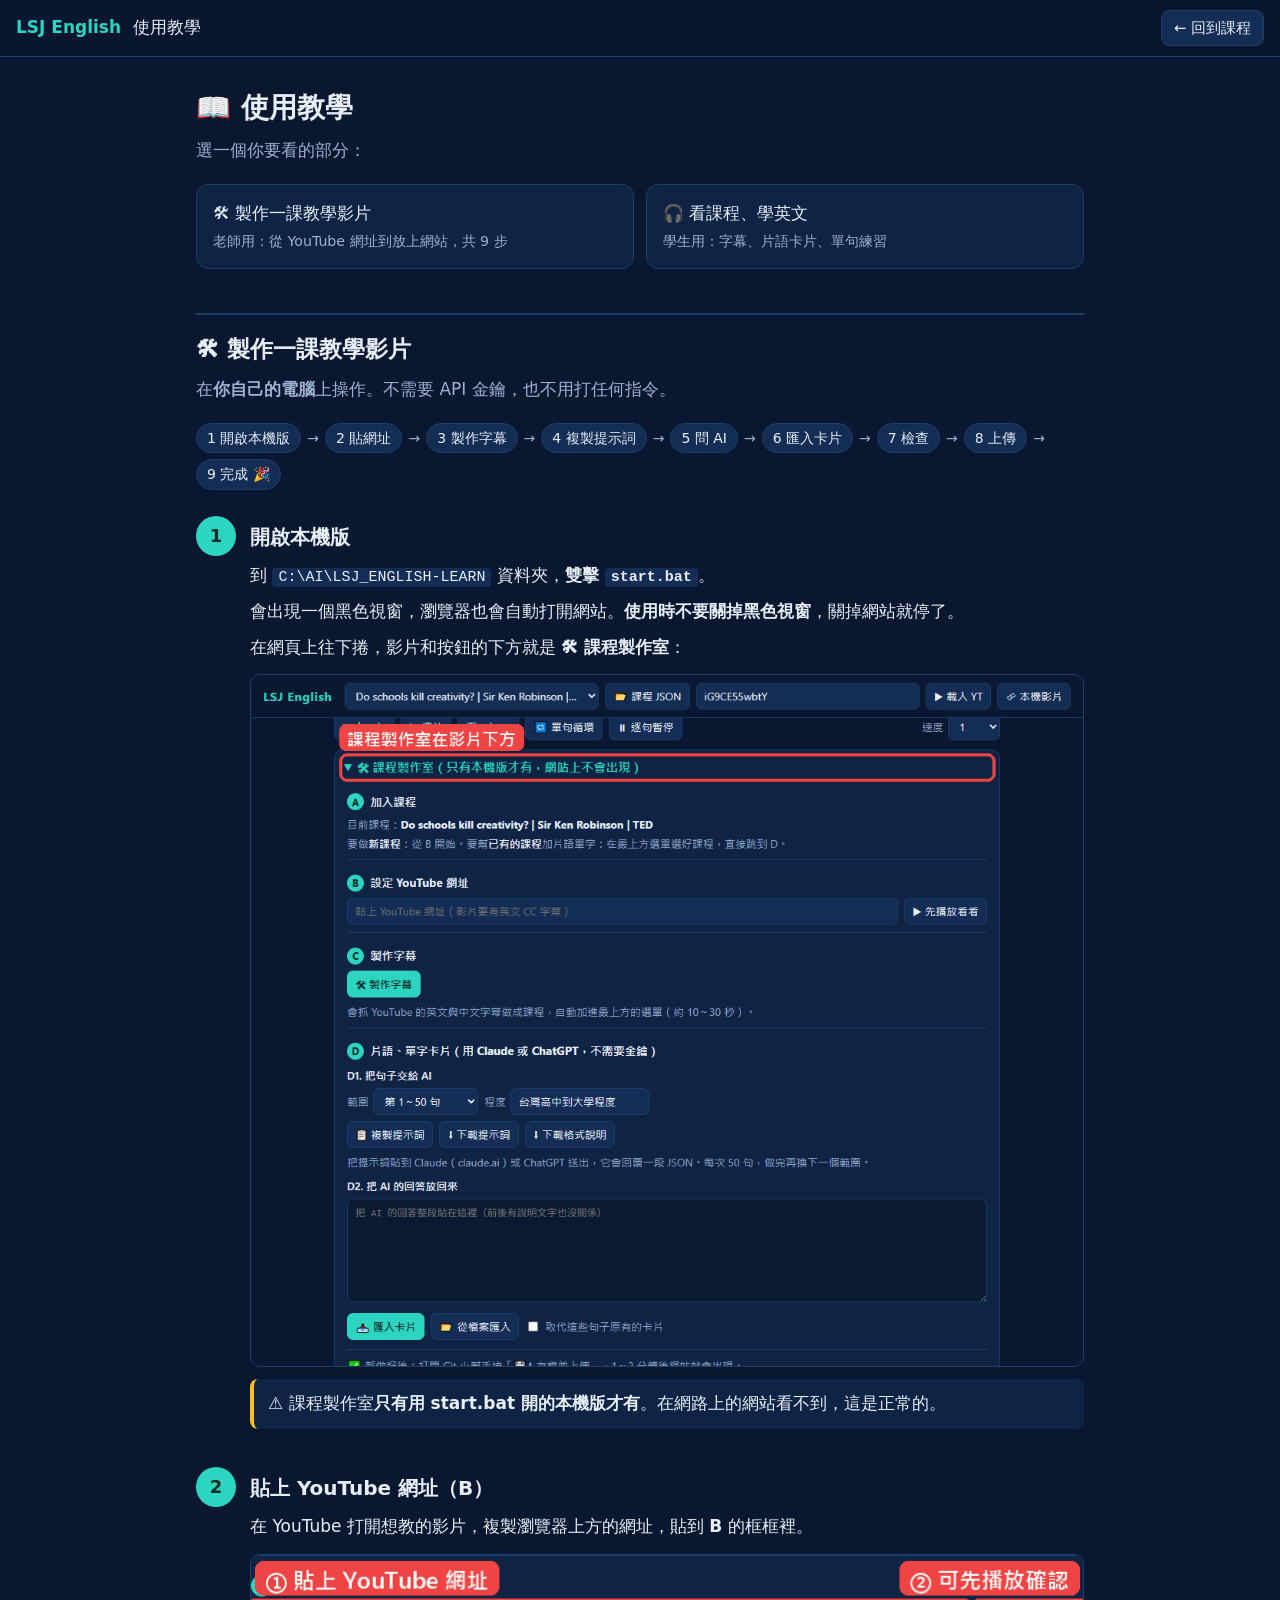
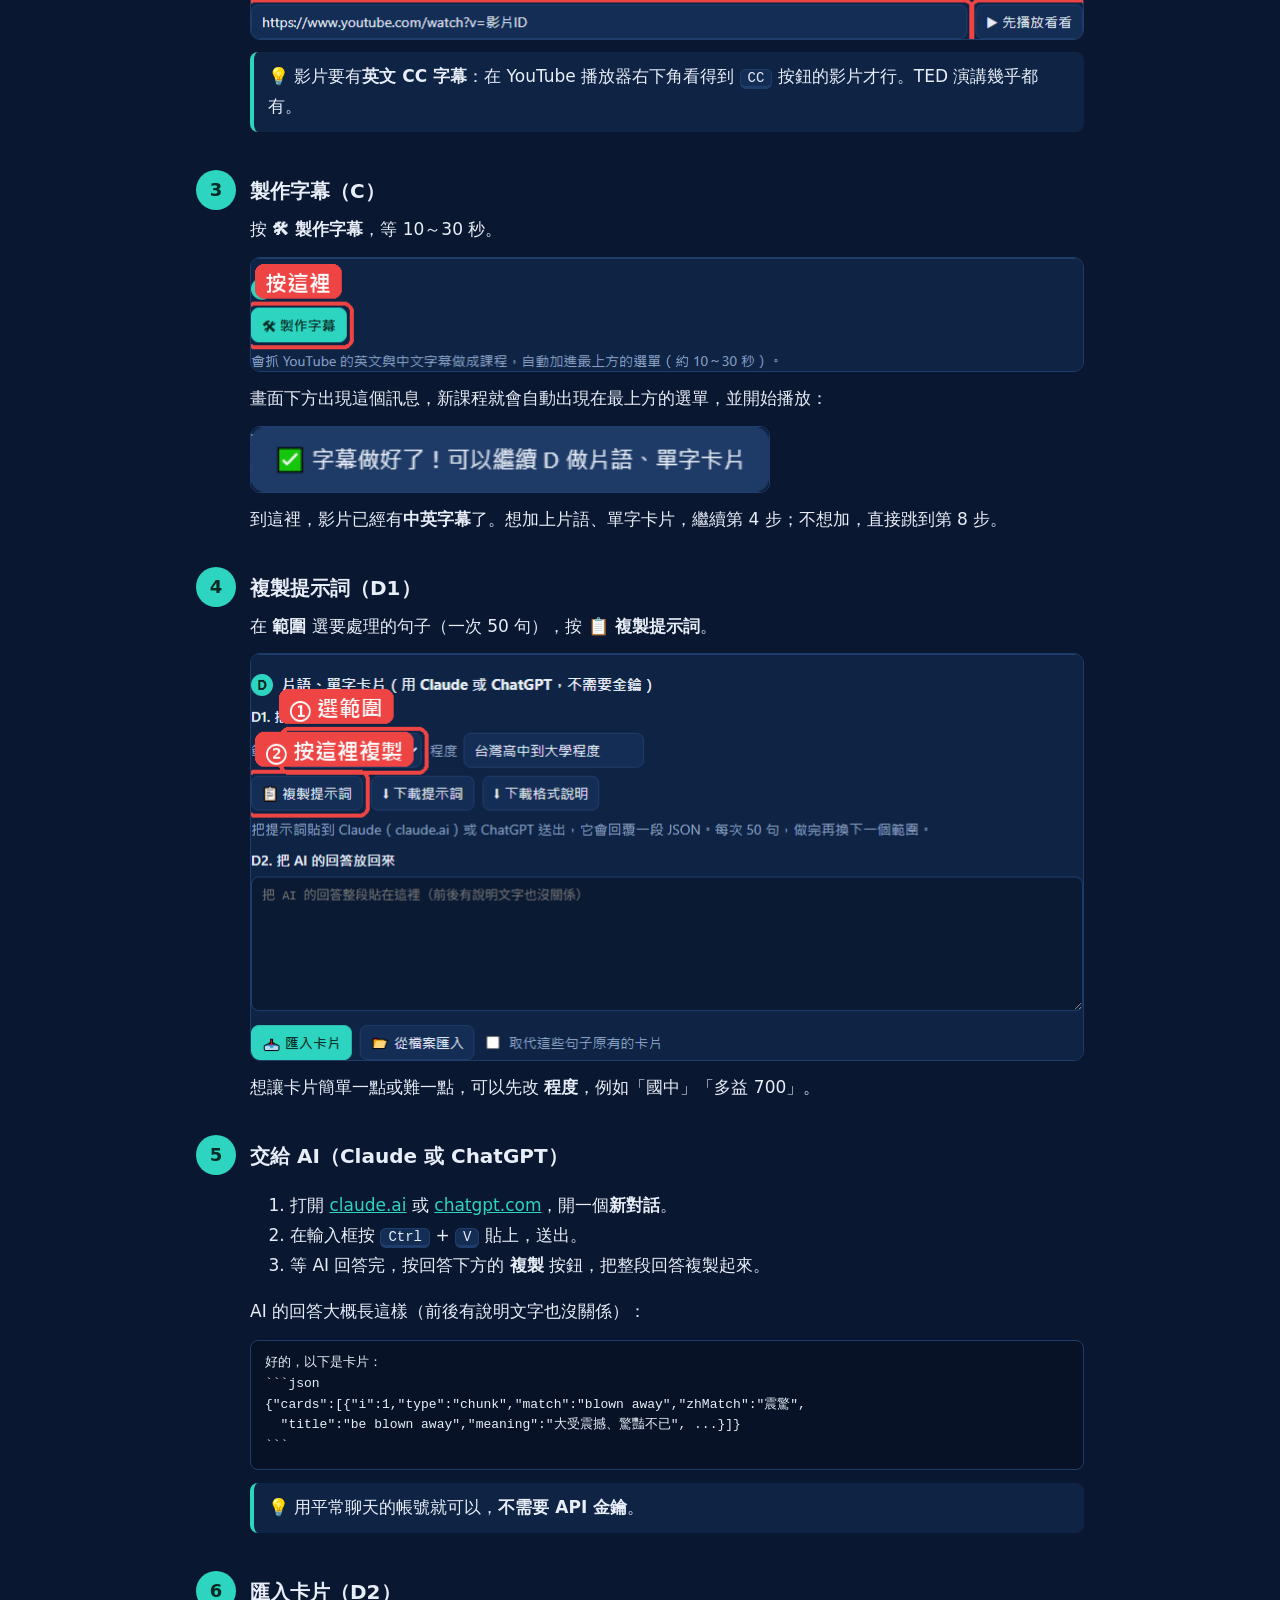
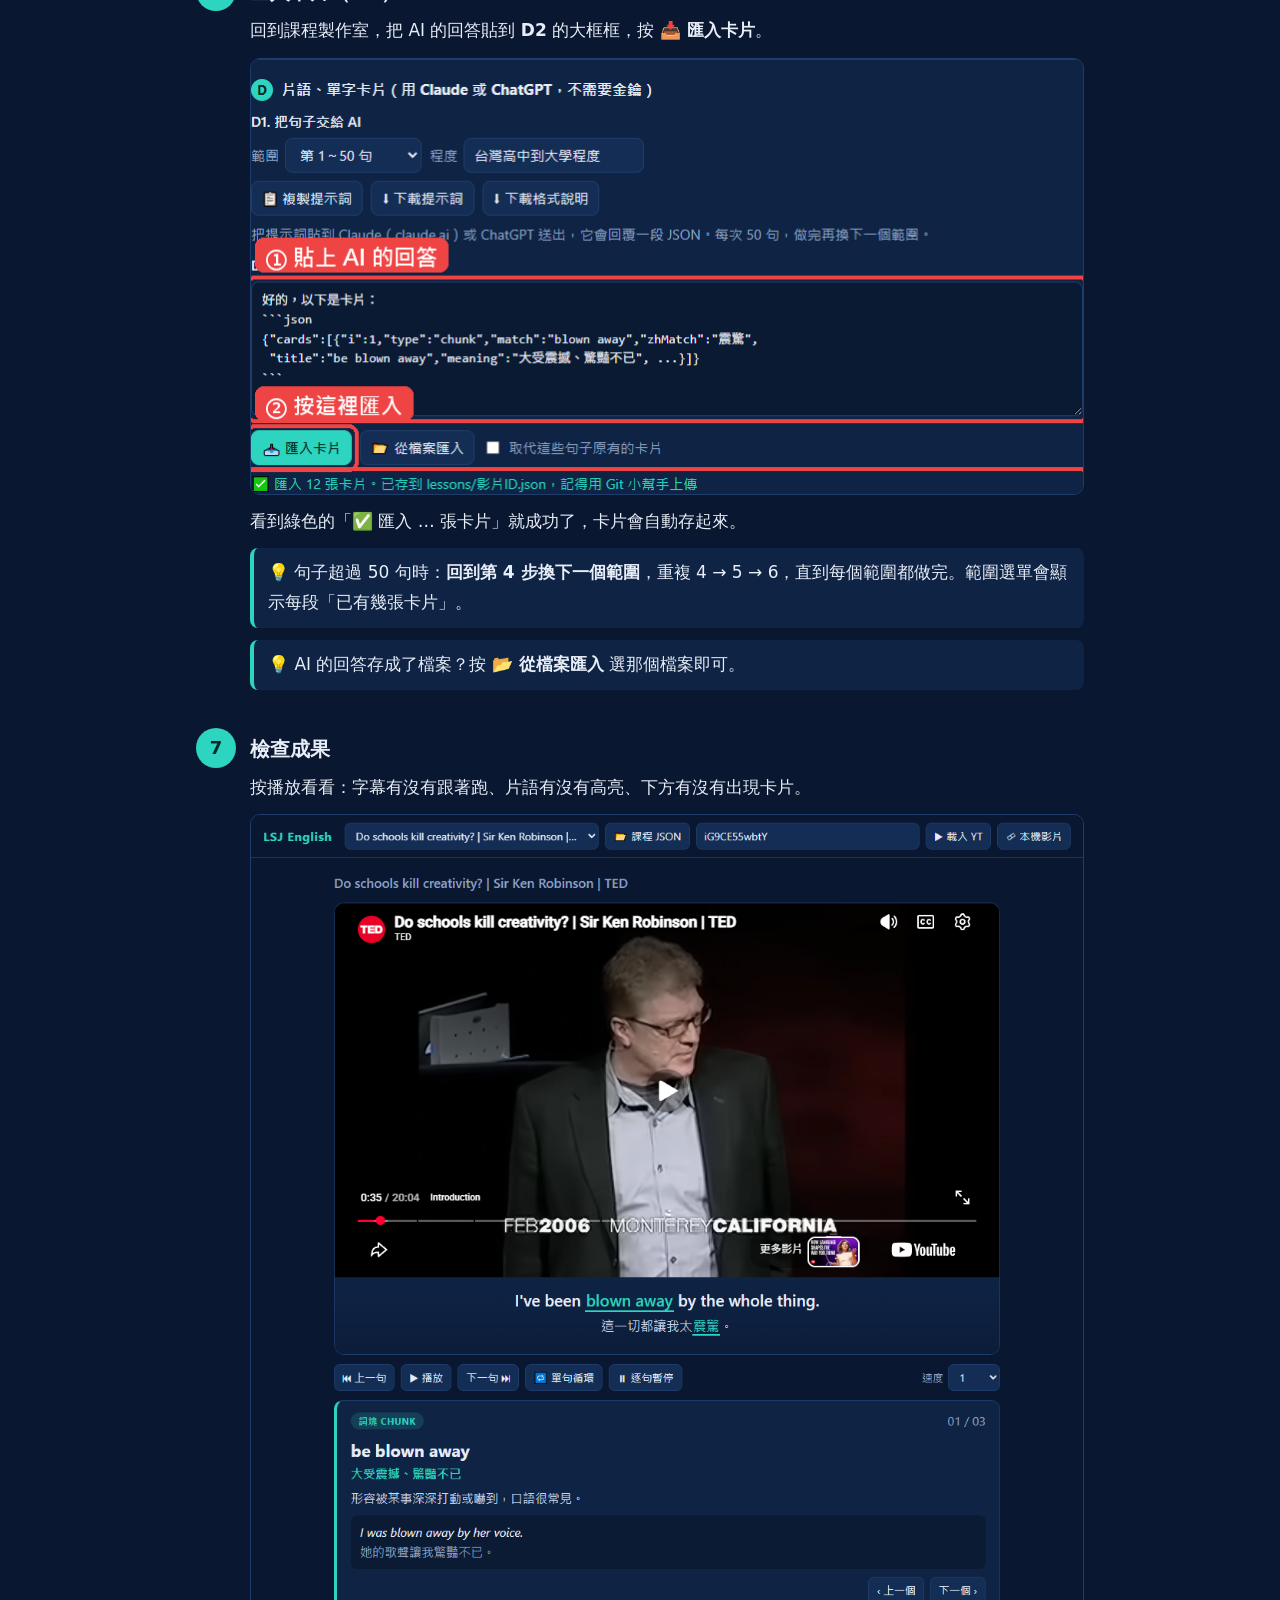
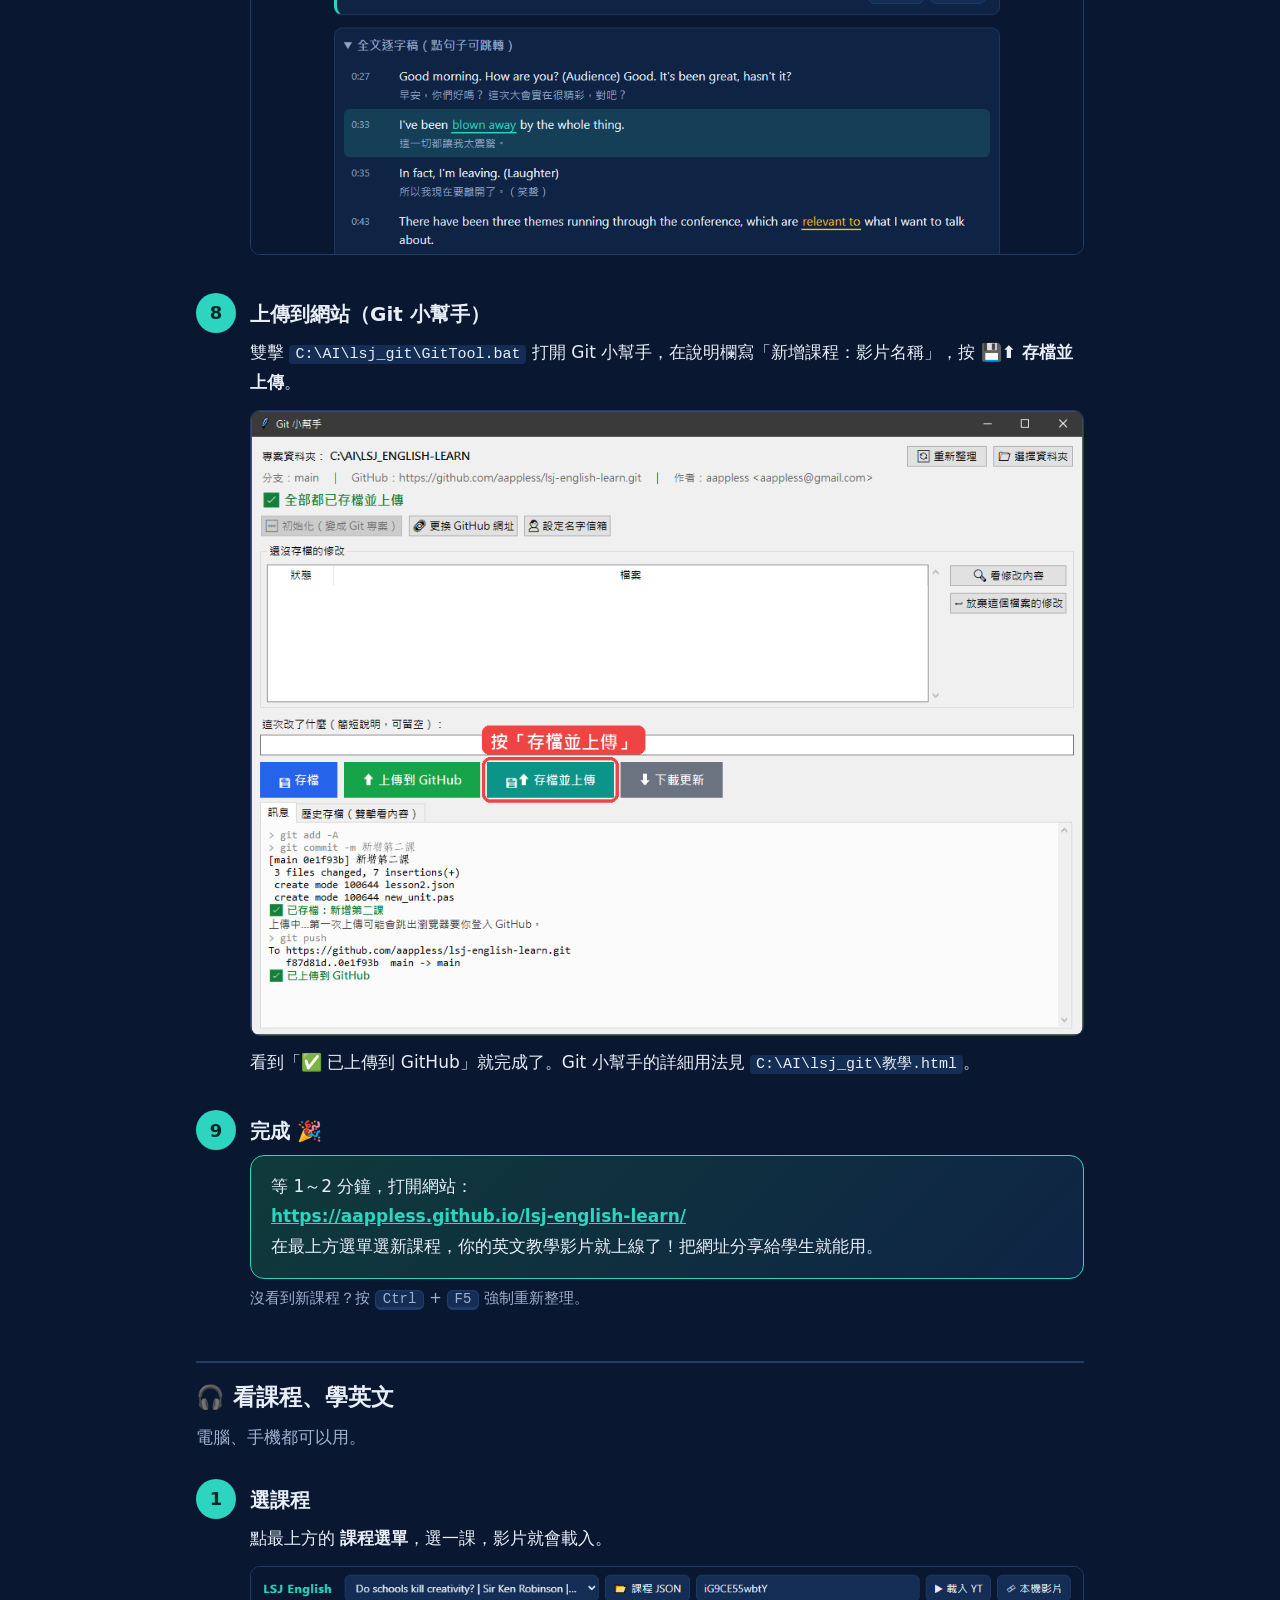
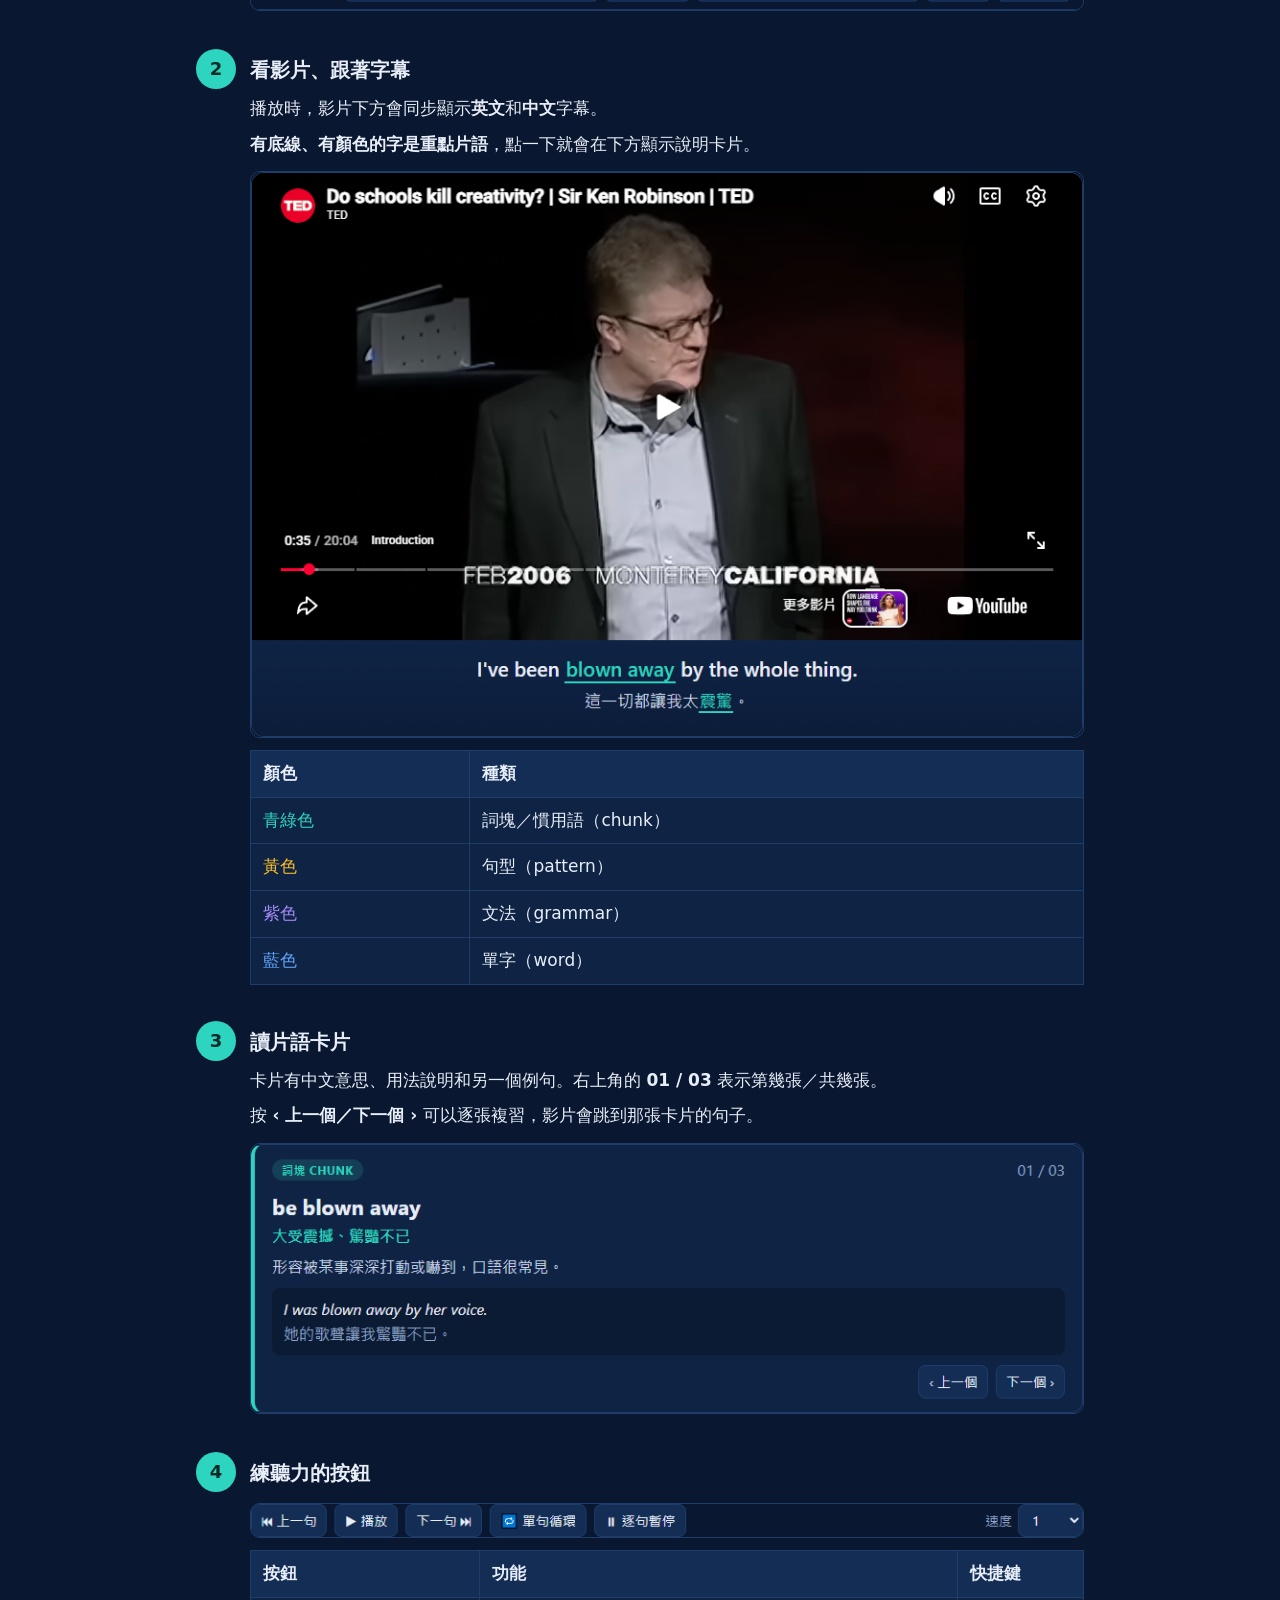
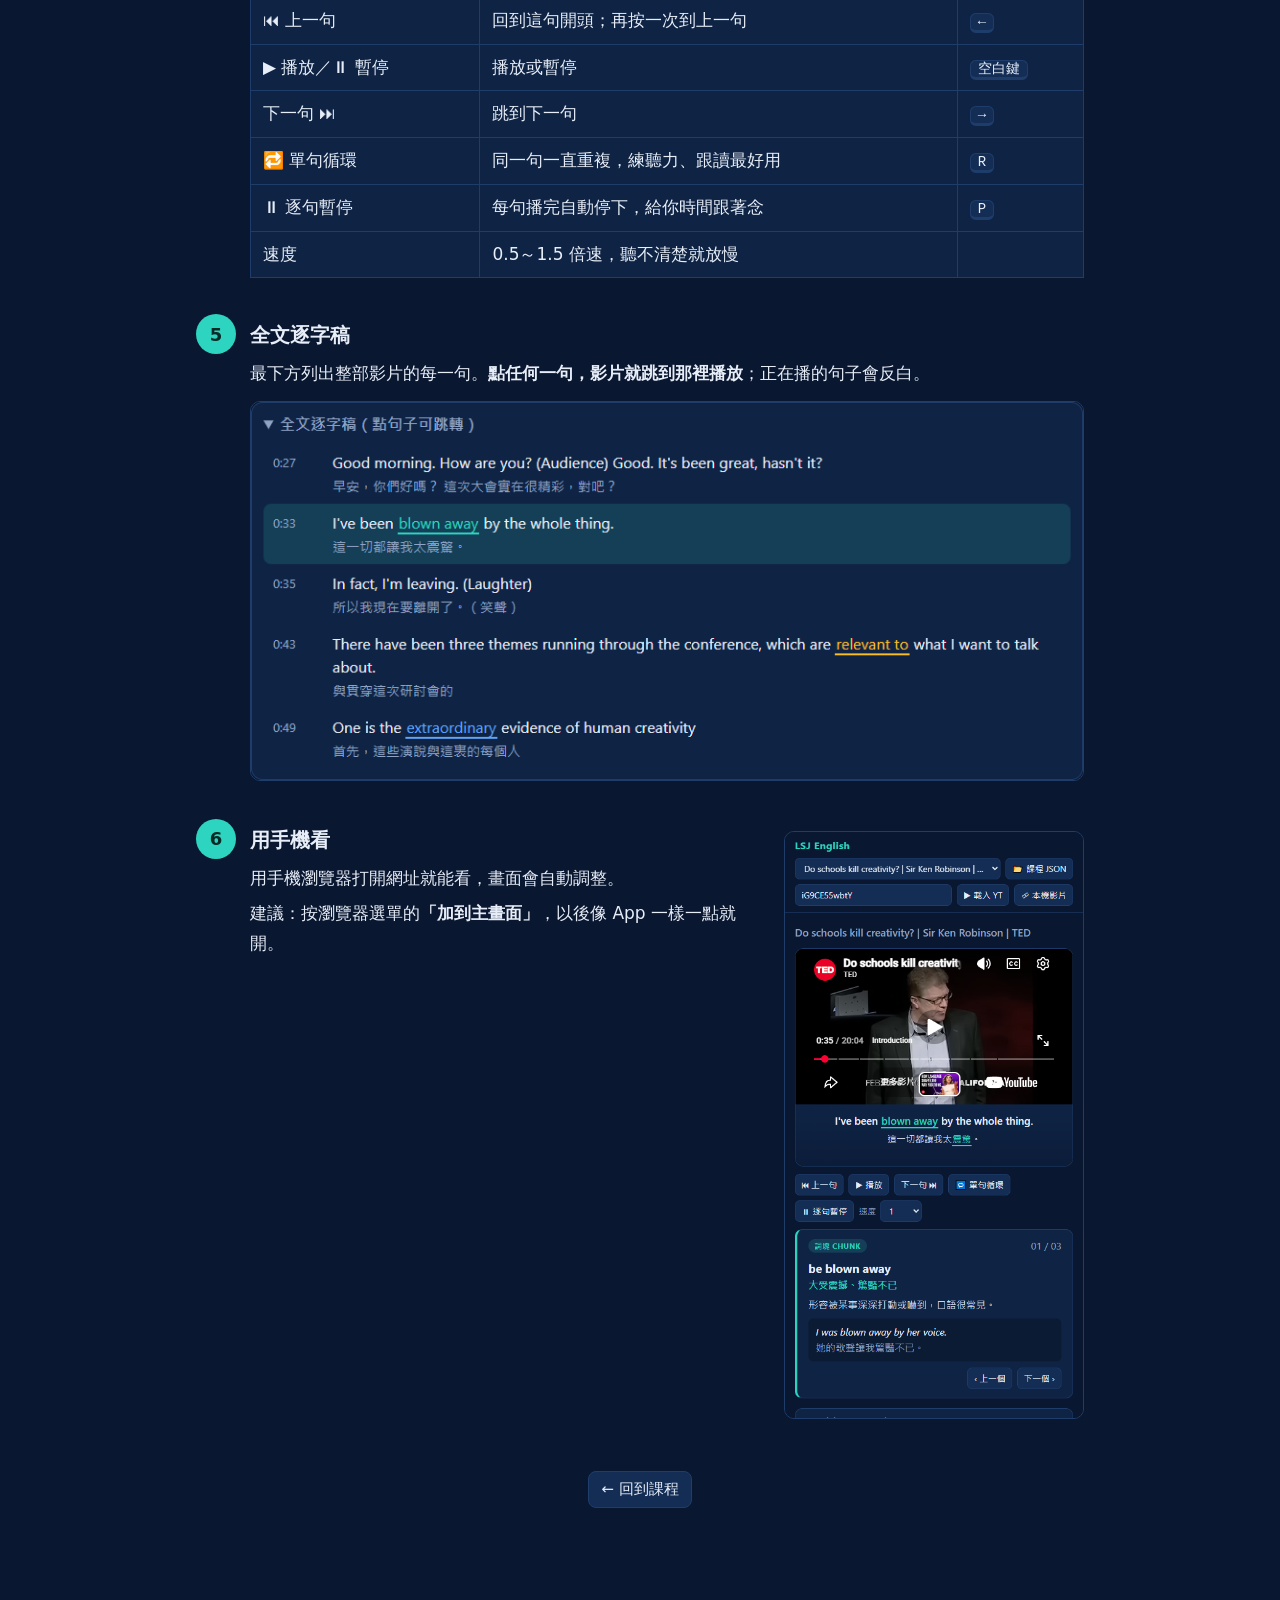
<file: guide.html>
<!doctype html>
<html lang="zh-Hant">
<head>
<meta charset="utf-8">
<meta name="viewport" content="width=device-width,initial-scale=1">
<title>LSJ English 使用教學</title>
<style>
  :root {
    --bg: #0a1730; --panel: #0f2445; --panel2: #132d55; --line: #1f3d6b;
    --text: #e8eef8; --muted: #9fb1cf; --accent: #2dd4bf; --amber: #fbbf24; --red: #ef4444;
  }
  * { box-sizing: border-box; }
  body {
    margin: 0; background: var(--bg); color: var(--text);
    font: 17px/1.75 "Segoe UI", "Microsoft JhengHei", "PingFang TC", system-ui, sans-serif;
  }
  header {
    position: sticky; top: 0; z-index: 5; display: flex; gap: 12px; align-items: center; flex-wrap: wrap;
    padding: 10px 16px; background: rgba(10, 23, 48, .94); border-bottom: 1px solid var(--line);
  }
  header b { color: var(--accent); }
  header a { margin-left: auto; }
  a { color: var(--accent); }
  .btn {
    display: inline-block; text-decoration: none; color: var(--text); background: var(--panel2);
    border: 1px solid var(--line); border-radius: 8px; padding: 4px 12px; font-size: 15px;
  }
  main { max-width: 920px; margin: 0 auto; padding: 20px 16px 80px; }
  h1 { font-size: 28px; margin: 6px 0 4px; }
  h2 { font-size: 23px; margin: 44px 0 6px; padding-top: 14px; border-top: 2px solid var(--line); scroll-margin-top: 64px; }
  .lead { color: var(--muted); margin: 0 0 18px; }
  .toc { display: grid; grid-template-columns: 1fr 1fr; gap: 12px; }
  .toc a {
    display: block; text-decoration: none; color: var(--text); background: var(--panel);
    border: 1px solid var(--line); border-radius: 12px; padding: 14px 16px;
  }
  .toc a:hover { border-color: var(--accent); }
  .toc small { display: block; color: var(--muted); }
  .flow { display: flex; flex-wrap: wrap; gap: 6px; align-items: center; margin: 14px 0 6px; font-size: 14px; }
  .flow span { background: var(--panel2); border: 1px solid var(--line); border-radius: 999px; padding: 2px 10px; }
  .flow i { color: var(--muted); font-style: normal; }
  .step { display: flex; gap: 14px; margin: 26px 0; }
  .num {
    flex: none; width: 40px; height: 40px; border-radius: 50%; background: var(--accent); color: #062a26;
    font-weight: 800; font-size: 18px; display: flex; align-items: center; justify-content: center;
  }
  .step > div:last-child { flex: 1; min-width: 0; }
  .step h3 { margin: 4px 0 6px; font-size: 20px; }
  .step p { margin: 6px 0; }
  figure { margin: 12px 0; }
  figure img { display: block; max-width: 100%; height: auto; border: 1px solid var(--line); border-radius: 10px; }
  figcaption { color: var(--muted); font-size: 14px; margin-top: 6px; }
  code { background: var(--panel2); padding: 1px 6px; border-radius: 4px; font-size: 15px; overflow-wrap: anywhere; }
  pre {
    background: #071226; border: 1px solid var(--line); border-radius: 8px; padding: 12px 14px;
    font-size: 13px; line-height: 1.6; overflow-x: auto; white-space: pre-wrap; overflow-wrap: anywhere;
  }
  .tip, .warn { border-left: 4px solid; border-radius: 8px; padding: 10px 14px; margin: 12px 0; background: var(--panel); }
  .tip { border-color: var(--accent); }
  .warn { border-color: var(--amber); }
  .done { background: linear-gradient(135deg, #0f3a3a, #0f2445); border: 1px solid var(--accent); border-radius: 14px; padding: 16px 20px; overflow-wrap: anywhere; }
  table { border-collapse: collapse; width: 100%; margin: 10px 0; background: var(--panel); }
  th, td { border: 1px solid var(--line); padding: 8px 12px; text-align: left; vertical-align: top; overflow-wrap: anywhere; }
  th { background: var(--panel2); }
  kbd { background: var(--panel2); border: 1px solid var(--line); border-bottom-width: 3px; border-radius: 6px; padding: 0 7px; font-size: 14px; }
  .two { display: grid; grid-template-columns: 1fr 300px; gap: 20px; align-items: start; }
  @media (max-width: 680px) {
    body { font-size: 16px; }
    .toc, .two { grid-template-columns: 1fr; }
    .num { width: 32px; height: 32px; font-size: 15px; }
  }
</style>
</head>
<body>
<header>
  <b>LSJ English</b><span>使用教學</span>
  <a class="btn" href="./">← 回到課程</a>
</header>

<main>
  <h1>📖 使用教學</h1>
  <p class="lead">選一個你要看的部分：</p>
  <nav class="toc">
    <a href="#make">🛠 製作一課教學影片<small>老師用：從 YouTube 網址到放上網站，共 9 步</small></a>
    <a href="#watch">🎧 看課程、學英文<small>學生用：字幕、片語卡片、單句練習</small></a>
  </nav>

  <!-- ═══════════════ 製作 ═══════════════ -->
  <h2 id="make">🛠 製作一課教學影片</h2>
  <p class="lead">在<b>你自己的電腦</b>上操作。不需要 API 金鑰，也不用打任何指令。</p>
  <div class="flow">
    <span>1 開啟本機版</span><i>→</i><span>2 貼網址</span><i>→</i><span>3 製作字幕</span><i>→</i>
    <span>4 複製提示詞</span><i>→</i><span>5 問 AI</span><i>→</i><span>6 匯入卡片</span><i>→</i>
    <span>7 檢查</span><i>→</i><span>8 上傳</span><i>→</i><span>9 完成 🎉</span>
  </div>

  <div class="step"><div class="num">1</div><div>
    <h3>開啟本機版</h3>
    <p>到 <code>C:\AI\LSJ_ENGLISH-LEARN</code> 資料夾，<b>雙擊 <code>start.bat</code></b>。</p>
    <p>會出現一個黑色視窗，瀏覽器也會自動打開網站。<b>使用時不要關掉黑色視窗</b>，關掉網站就停了。</p>
    <p>在網頁上往下捲，影片和按鈕的下方就是 <b>🛠 課程製作室</b>：</p>
    <figure><img src="guide/step1_studio.png" alt="課程製作室在影片下方"></figure>
    <div class="warn">⚠ 課程製作室<b>只有用 start.bat 開的本機版才有</b>。在網路上的網站看不到，這是正常的。</div>
  </div></div>

  <div class="step"><div class="num">2</div><div>
    <h3>貼上 YouTube 網址（B）</h3>
    <p>在 YouTube 打開想教的影片，複製瀏覽器上方的網址，貼到 <b>B</b> 的框框裡。</p>
    <figure><img src="guide/step2_url.png" alt="貼上 YouTube 網址"></figure>
    <div class="tip">💡 影片要有<b>英文 CC 字幕</b>：在 YouTube 播放器右下角看得到 <kbd>CC</kbd> 按鈕的影片才行。TED 演講幾乎都有。</div>
  </div></div>

  <div class="step"><div class="num">3</div><div>
    <h3>製作字幕（C）</h3>
    <p>按 <b>🛠 製作字幕</b>，等 10～30 秒。</p>
    <figure><img src="guide/step3_make.png" alt="按製作字幕"></figure>
    <p>畫面下方出現這個訊息，新課程就會自動出現在最上方的選單，並開始播放：</p>
    <figure><img src="guide/step3_done.png" alt="字幕做好了" style="width:min(100%, 520px)"></figure>
    <p>到這裡，影片已經有<b>中英字幕</b>了。想加上片語、單字卡片，繼續第 4 步；不想加，直接跳到第 8 步。</p>
  </div></div>

  <div class="step"><div class="num">4</div><div>
    <h3>複製提示詞（D1）</h3>
    <p>在 <b>範圍</b> 選要處理的句子（一次 50 句），按 <b>📋 複製提示詞</b>。</p>
    <figure><img src="guide/step4_copy.png" alt="選範圍、按複製提示詞"></figure>
    <p>想讓卡片簡單一點或難一點，可以先改 <b>程度</b>，例如「國中」「多益 700」。</p>
  </div></div>

  <div class="step"><div class="num">5</div><div>
    <h3>交給 AI（Claude 或 ChatGPT）</h3>
    <ol>
      <li>打開 <a href="https://claude.ai" target="_blank" rel="noopener">claude.ai</a> 或 <a href="https://chatgpt.com" target="_blank" rel="noopener">chatgpt.com</a>，開一個<b>新對話</b>。</li>
      <li>在輸入框按 <kbd>Ctrl</kbd> + <kbd>V</kbd> 貼上，送出。</li>
      <li>等 AI 回答完，按回答下方的 <b>複製</b> 按鈕，把整段回答複製起來。</li>
    </ol>
    <p>AI 的回答大概長這樣（前後有說明文字也沒關係）：</p>
<pre>好的，以下是卡片：
```json
{"cards":[{"i":1,"type":"chunk","match":"blown away","zhMatch":"震驚",
  "title":"be blown away","meaning":"大受震撼、驚豔不已", ...}]}
```</pre>
    <div class="tip">💡 用平常聊天的帳號就可以，<b>不需要 API 金鑰</b>。</div>
  </div></div>

  <div class="step"><div class="num">6</div><div>
    <h3>匯入卡片（D2）</h3>
    <p>回到課程製作室，把 AI 的回答貼到 <b>D2</b> 的大框框，按 <b>📥 匯入卡片</b>。</p>
    <figure><img src="guide/step6_import.png" alt="貼上 AI 的回答並匯入"></figure>
    <p>看到綠色的「✅ 匯入 … 張卡片」就成功了，卡片會自動存起來。</p>
    <div class="tip">💡 句子超過 50 句時：<b>回到第 4 步換下一個範圍</b>，重複 4 → 5 → 6，直到每個範圍都做完。範圍選單會顯示每段「已有幾張卡片」。</div>
    <div class="tip">💡 AI 的回答存成了檔案？按 <b>📂 從檔案匯入</b> 選那個檔案即可。</div>
  </div></div>

  <div class="step"><div class="num">7</div><div>
    <h3>檢查成果</h3>
    <p>按播放看看：字幕有沒有跟著跑、片語有沒有高亮、下方有沒有出現卡片。</p>
    <figure><img src="guide/overview.png" alt="做好的課程畫面"></figure>
  </div></div>

  <div class="step"><div class="num">8</div><div>
    <h3>上傳到網站（Git 小幫手）</h3>
    <p>雙擊 <code>C:\AI\lsj_git\GitTool.bat</code> 打開 Git 小幫手，在說明欄寫「新增課程：影片名稱」，按 <b>💾⬆ 存檔並上傳</b>。</p>
    <figure><img src="guide/step8_git.png" alt="Git 小幫手按存檔並上傳"></figure>
    <p>看到「✅ 已上傳到 GitHub」就完成了。Git 小幫手的詳細用法見 <code>C:\AI\lsj_git\教學.html</code>。</p>
  </div></div>

  <div class="step"><div class="num">9</div><div>
    <h3>完成 🎉</h3>
    <div class="done">
      等 1～2 分鐘，打開網站：<br>
      <a href="https://aappless.github.io/lsj-english-learn/" target="_blank" rel="noopener"><b>https://aappless.github.io/lsj-english-learn/</b></a><br>
      在最上方選單選新課程，你的英文教學影片就上線了！把網址分享給學生就能用。
    </div>
    <p style="color:var(--muted);font-size:15px">沒看到新課程？按 <kbd>Ctrl</kbd> + <kbd>F5</kbd> 強制重新整理。</p>
  </div></div>

  <!-- ═══════════════ 觀看 ═══════════════ -->
  <h2 id="watch">🎧 看課程、學英文</h2>
  <p class="lead">電腦、手機都可以用。</p>

  <div class="step"><div class="num">1</div><div>
    <h3>選課程</h3>
    <p>點最上方的 <b>課程選單</b>，選一課，影片就會載入。</p>
    <figure><img src="guide/topbar.png" alt="上方的課程選單"></figure>
  </div></div>

  <div class="step"><div class="num">2</div><div>
    <h3>看影片、跟著字幕</h3>
    <p>播放時，影片下方會同步顯示<b>英文</b>和<b>中文</b>字幕。</p>
    <p><b>有底線、有顏色的字是重點片語</b>，點一下就會在下方顯示說明卡片。</p>
    <figure><img src="guide/stage.png" alt="影片與同步字幕"></figure>
    <table>
      <tr><th>顏色</th><th>種類</th></tr>
      <tr><td style="color:#2dd4bf">青綠色</td><td>詞塊／慣用語（chunk）</td></tr>
      <tr><td style="color:#fbbf24">黃色</td><td>句型（pattern）</td></tr>
      <tr><td style="color:#a78bfa">紫色</td><td>文法（grammar）</td></tr>
      <tr><td style="color:#60a5fa">藍色</td><td>單字（word）</td></tr>
    </table>
  </div></div>

  <div class="step"><div class="num">3</div><div>
    <h3>讀片語卡片</h3>
    <p>卡片有中文意思、用法說明和另一個例句。右上角的 <b>01 / 03</b> 表示第幾張／共幾張。</p>
    <p>按 <b>‹ 上一個／下一個 ›</b> 可以逐張複習，影片會跳到那張卡片的句子。</p>
    <figure><img src="guide/card.png" alt="片語卡片"></figure>
  </div></div>

  <div class="step"><div class="num">4</div><div>
    <h3>練聽力的按鈕</h3>
    <figure><img src="guide/controls.png" alt="播放控制按鈕"></figure>
    <table>
      <tr><th>按鈕</th><th>功能</th><th>快捷鍵</th></tr>
      <tr><td>⏮ 上一句</td><td>回到這句開頭；再按一次到上一句</td><td><kbd>←</kbd></td></tr>
      <tr><td>▶ 播放／⏸ 暫停</td><td>播放或暫停</td><td><kbd>空白鍵</kbd></td></tr>
      <tr><td>下一句 ⏭</td><td>跳到下一句</td><td><kbd>→</kbd></td></tr>
      <tr><td>🔁 單句循環</td><td>同一句一直重複，練聽力、跟讀最好用</td><td><kbd>R</kbd></td></tr>
      <tr><td>⏸ 逐句暫停</td><td>每句播完自動停下，給你時間跟著念</td><td><kbd>P</kbd></td></tr>
      <tr><td>速度</td><td>0.5～1.5 倍速，聽不清楚就放慢</td><td></td></tr>
    </table>
  </div></div>

  <div class="step"><div class="num">5</div><div>
    <h3>全文逐字稿</h3>
    <p>最下方列出整部影片的每一句。<b>點任何一句，影片就跳到那裡播放</b>；正在播的句子會反白。</p>
    <figure><img src="guide/transcript.png" alt="全文逐字稿"></figure>
  </div></div>

  <div class="step"><div class="num">6</div><div>
    <div class="two">
      <div>
        <h3>用手機看</h3>
        <p>用手機瀏覽器打開網址就能看，畫面會自動調整。</p>
        <p>建議：按瀏覽器選單的<b>「加到主畫面」</b>，以後像 App 一樣一點就開。</p>
      </div>
      <figure><img src="guide/mobile.png" alt="手機畫面"></figure>
    </div>
  </div></div>

  <p style="text-align:center;margin-top:40px"><a class="btn" href="./">← 回到課程</a></p>
</main>
</body>
</html>
</file>
